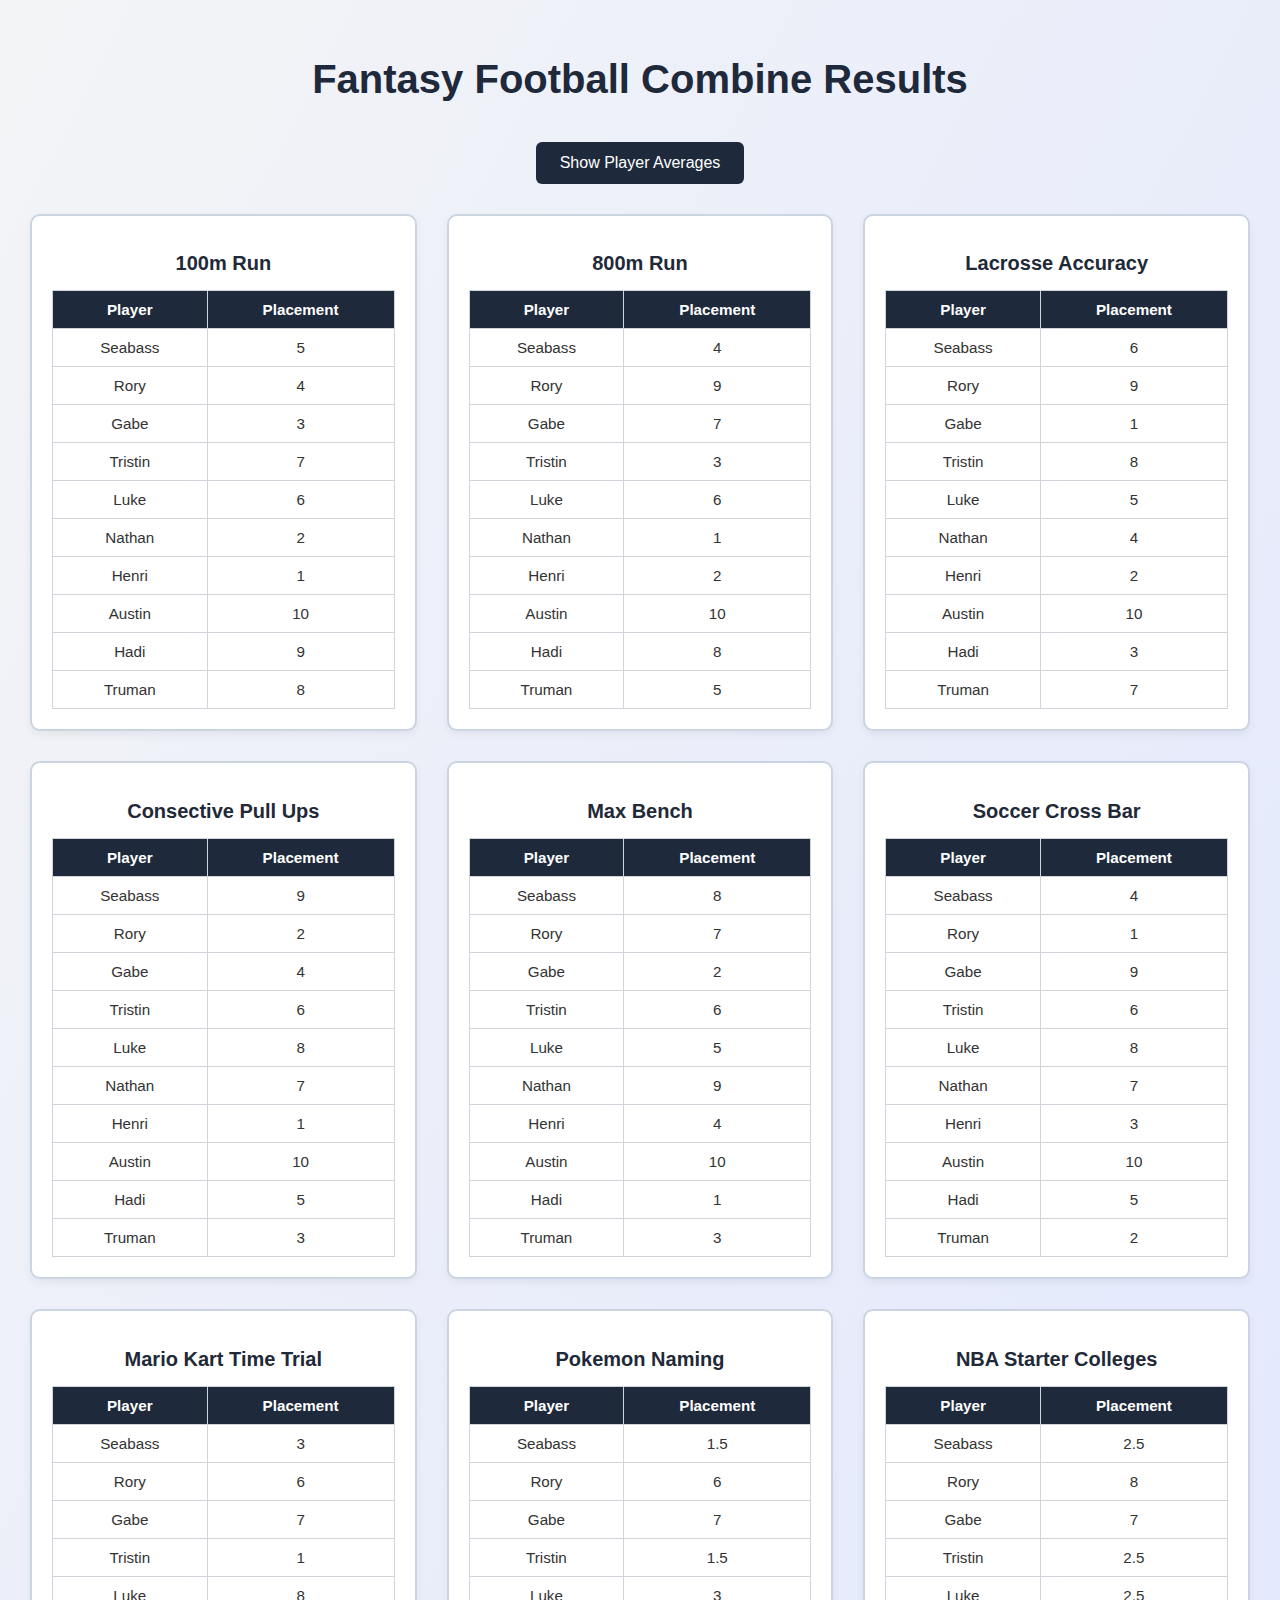
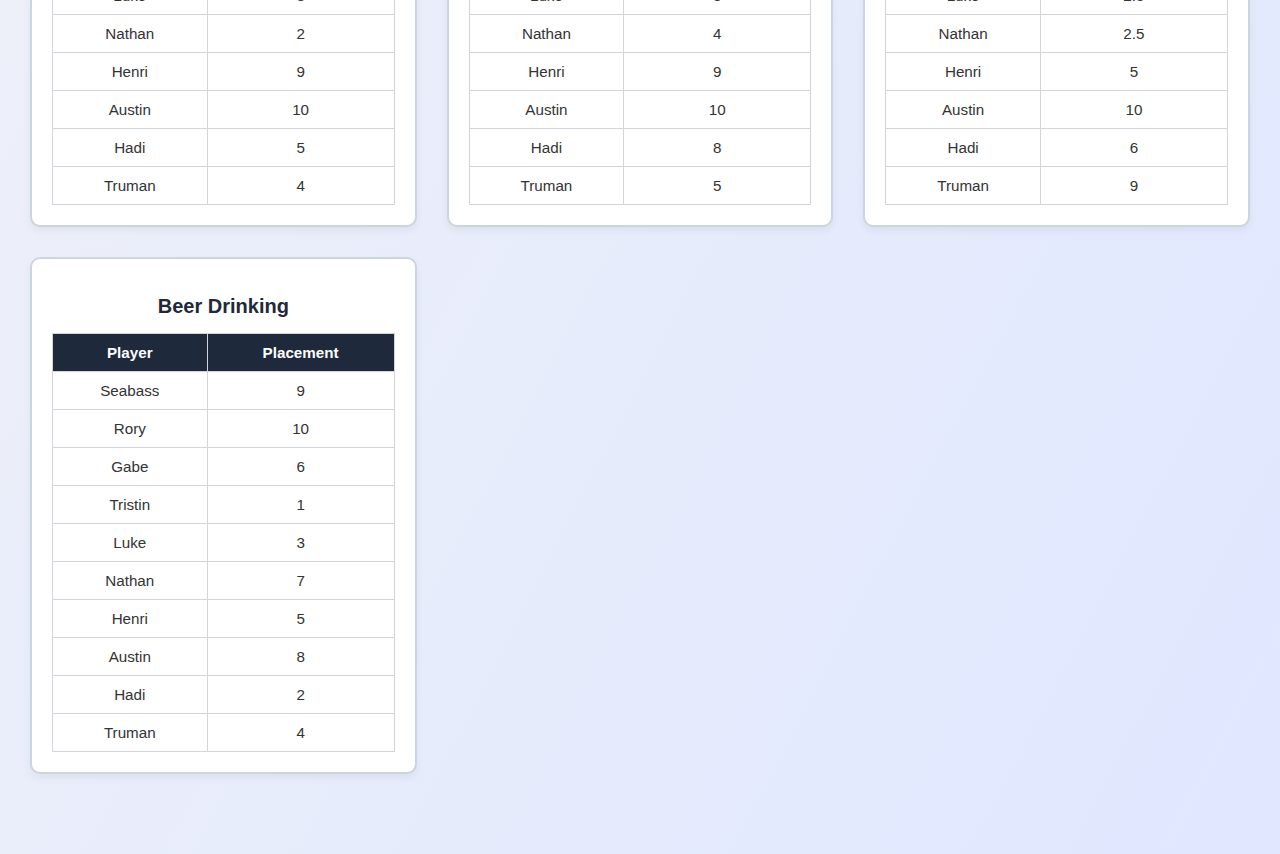
<file: index.html>
<!DOCTYPE html>
<html lang="en">
<head>
  <meta charset="UTF-8" />
  <meta name="viewport" content="width=device-width, initial-scale=1" />
  <title>Fantasy Combine Scoring</title>
  <link rel="stylesheet" href="style.css" />
</head>
<body>

  <h1>Fantasy Football Combine Results</h1>

  <!-- Top Button -->
  <div class="button-bar">
    <button id="showAvgBtn" onclick="showAverages()">Show Player Averages</button>
  </div>

  <!-- Wrapper for alignment -->
  <div class="center-wrapper">
    <!-- Event Charts Grid -->
    <div class="grid-container" id="eventTables"></div>
  </div>

  <!-- Overlay for Averages -->
  <div id="averageOverlay" class="overlay hidden">
    <div class="overlay-inner">
      <h2>🏅 Player Rankings</h2>
      <table id="averageScores">
        <thead>
          <tr>
            <th>Player</th>
            <th>Average Placement</th>
          </tr>
        </thead>
        <tbody id="averagesBody"></tbody>
      </table>
      <button onclick="hideAverages()">Back to Events</button>
    </div>
  </div>

  <script src="script.js"></script>
</body>
</html>
</file>
<file: style.css>
/* Base Layout */
body {
  font-family: 'Segoe UI', sans-serif;
  margin: 0;
  padding: 30px;
  background: linear-gradient(to bottom right, #f3f4f6, #e0e7ff);
  color: #333;
}

/* Page Title */
h1 {
  text-align: center;
  font-size: 2.5rem;
  margin-bottom: 20px;
  color: #1e293b;
}

/* Top Button Bar */
.button-bar {
  text-align: center;
  margin-bottom: 30px;
}

/* Grid Layout for Event Cards */
.grid-container {
  display: grid;
  grid-template-columns: repeat(auto-fit, minmax(360px, 1fr));
  gap: 30px;
  max-width: 1400px;
  margin: 0 auto 50px auto;
}

/* Event Card Style */
.event-block {
  background-color: #ffffff;
  border-radius: 10px;
  border: 2px solid #cbd5e1;
  box-shadow: 0 4px 8px rgba(0, 0, 0, 0.05);
  padding: 20px;
  transition: transform 0.2s ease;
}

.event-block:hover {
  transform: scale(1.02);
}

.event-block h2 {
  font-size: 1.25rem;
  text-align: center;
  margin-bottom: 15px;
  color: #1f2937;
}

/* Table Style */
table {
  width: 100%;
  border-collapse: collapse;
  margin-top: 10px;
  font-size: 0.95rem;
}

th, td {
  padding: 10px;
  border: 1px solid #d1d5db;
  text-align: center;
}

th {
  background-color: #1e293b;
  color: #ffffff;
}

/* Button Style */
button {
  display: inline-block;
  margin-top: 20px;
  padding: 12px 24px;
  font-size: 1rem;
  background-color: #1e293b;
  color: white;
  border: none;
  border-radius: 6px;
  cursor: pointer;
  transition: background-color 0.2s ease;
}

button:hover {
  background-color: #334155;
}

/* Overlay for Averages */
.overlay {
  position: fixed;
  top: 0;
  left: 0;
  width: 100vw;
  height: 100vh;
  padding: 20px 16px 40px 16px;
  background: rgba(255, 255, 255, 0.97);
  z-index: 1000;
  overflow-y: auto;
  display: flex;
  flex-direction: column;
  align-items: center;
  box-sizing: border-box;
}

.overlay h2 {
  font-size: 2rem;
  margin-bottom: 20px;
  color: #1e293b;
  text-align: center;
}

/* Average score table styling */
#averageScores {
  width: 100%;
  max-width: 500px;
  border-collapse: collapse;
  background: white;
  border: 2px solid #cbd5e1;
  border-radius: 10px;
  box-shadow: 0 6px 12px rgba(0, 0, 0, 0.05);
  overflow: hidden;
  margin: 0 auto;
}

#averageScores th {
  background-color: #1e293b;
  color: white;
}

#averageScores td, #averageScores th {
  padding: 12px;
  border: 1px solid #d1d5db;
  text-align: center;
}

/* Back Button in Overlay */
.overlay button {
  margin-top: 30px;
  max-width: 300px;
  width: 100%;
}

/* Hidden Class */
.hidden {
  display: none !important;
}

.highlight {
  font-weight: bold;
  background-color: #e0f2fe;
}

/* Mobile-Specific Overrides */
@media (max-width: 500px) {
  h1 {
    font-size: 1.8rem;
  }

  .overlay h2 {
    font-size: 1.5rem;
  }

  button {
    font-size: 0.9rem;
    padding: 10px 20px;
  }

  #averageScores td, #averageScores th {
    padding: 8px;
    font-size: 0.9rem;
  }

  .grid-container {
    grid-template-columns: 1fr;
    padding: 0 10px;
  }
}
</file>
